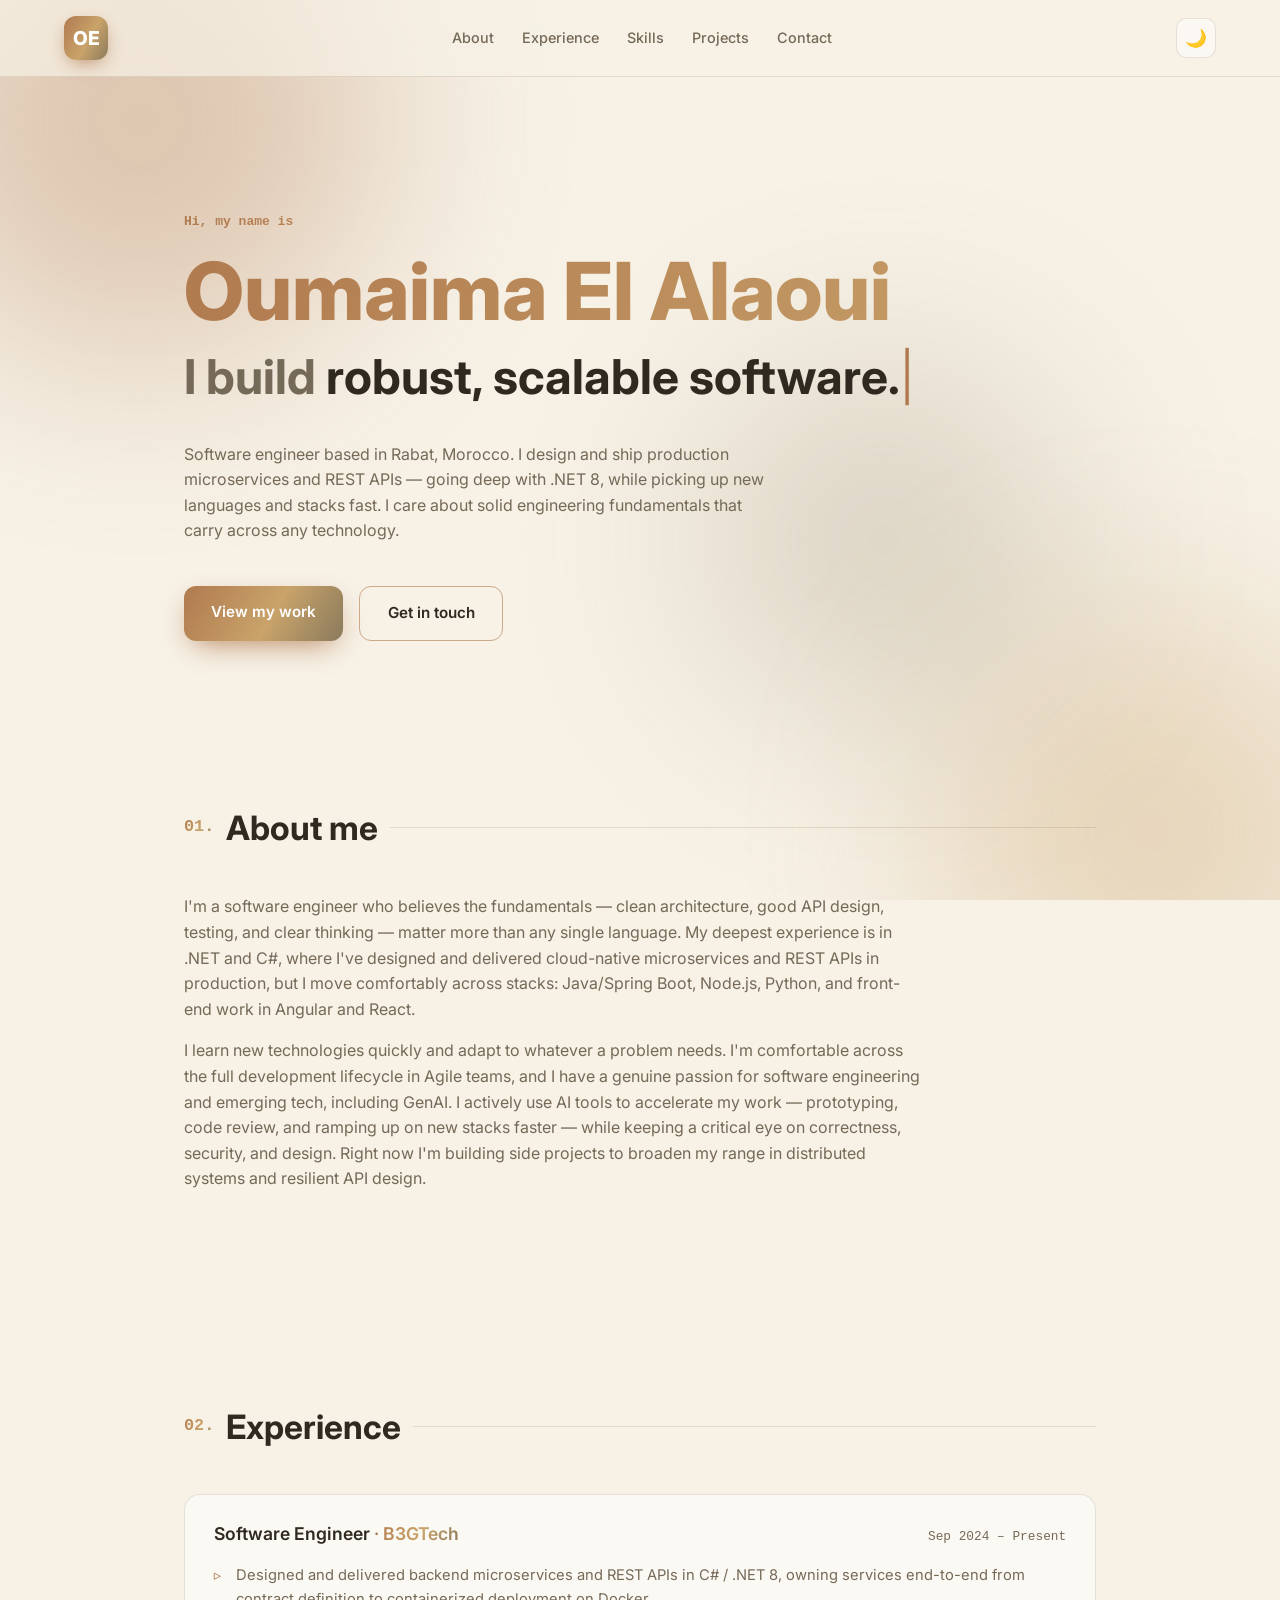
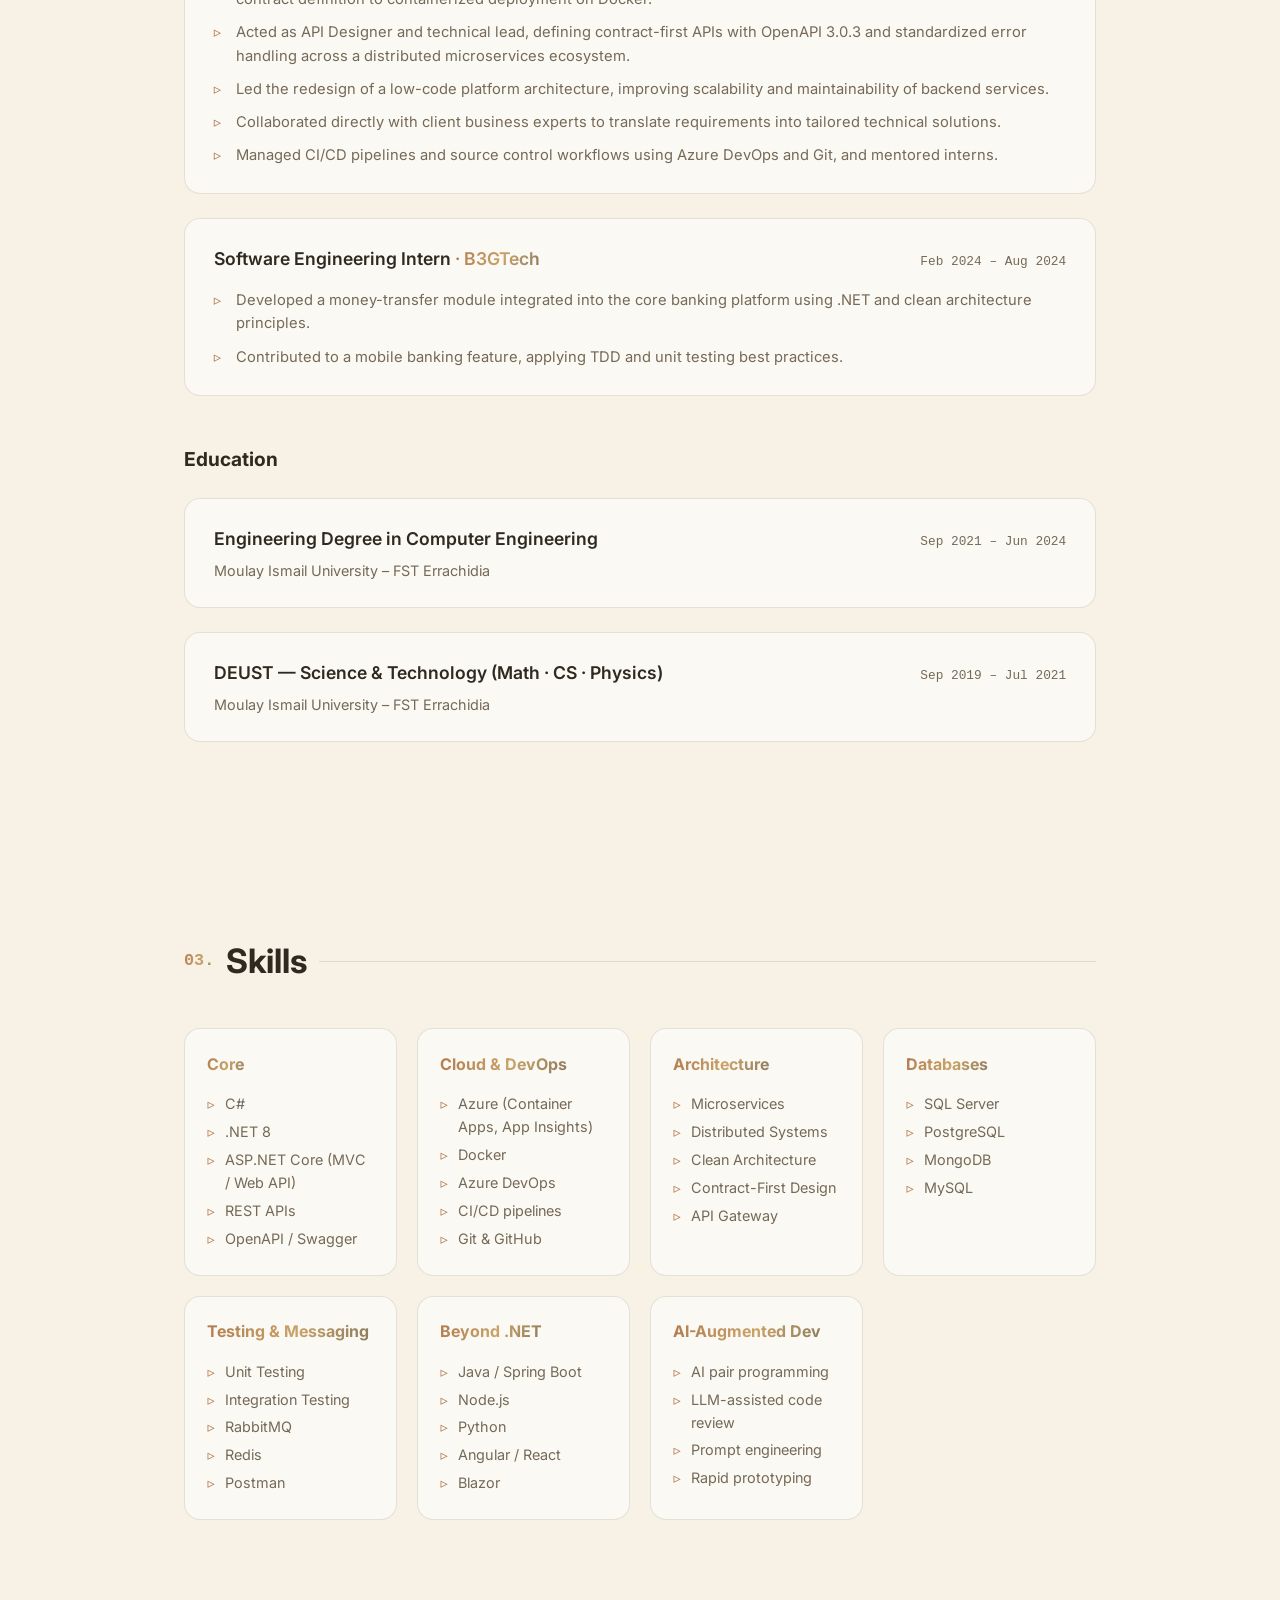
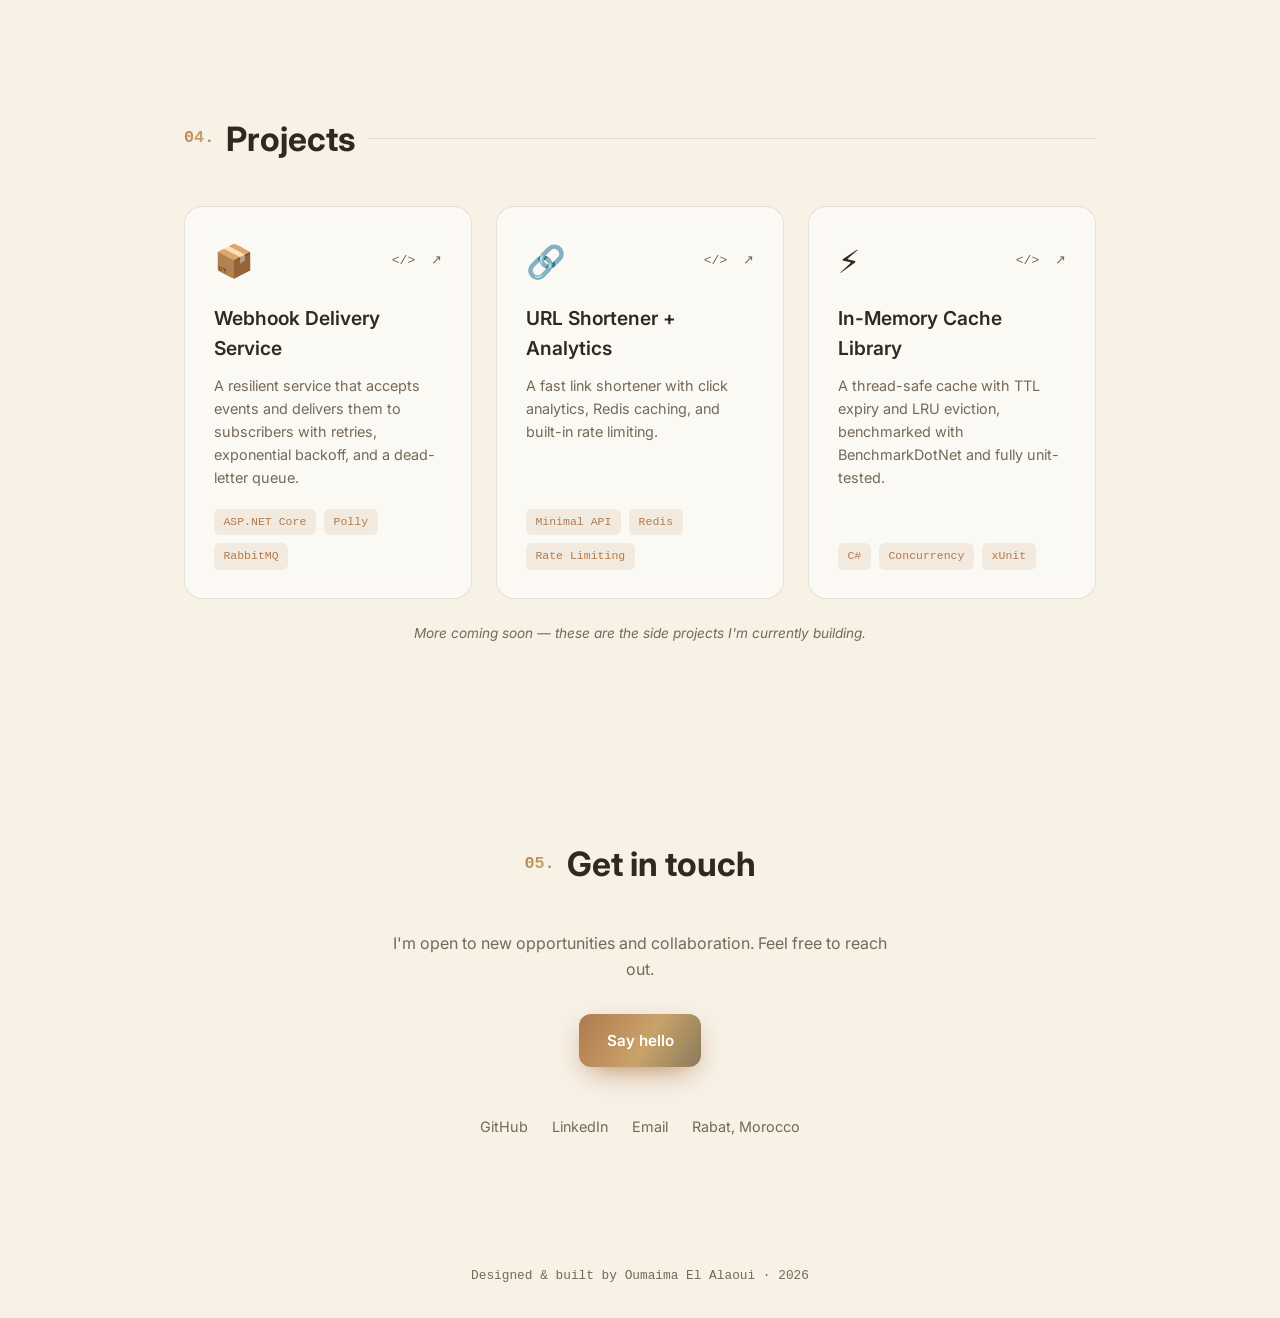
<file: index.html>
<!DOCTYPE html>
<html lang="en">
<head>
  <meta charset="UTF-8" />
  <meta name="viewport" content="width=device-width, initial-scale=1.0" />
  <title>Oumaima El Alaoui — Software Engineer</title>
  <meta name="description" content="Portfolio of Oumaima El Alaoui, a software engineer building robust, scalable backends — deep in .NET, adaptable across stacks." />
  <link rel="preconnect" href="https://fonts.googleapis.com" />
  <link rel="preconnect" href="https://fonts.gstatic.com" crossorigin />
  <link href="https://fonts.googleapis.com/css2?family=Inter:wght@400;500;600;700;800&display=swap" rel="stylesheet" />
  <link rel="stylesheet" href="styles.css" />
</head>
<body>
  <!-- ===== ANIMATED BACKGROUND ===== -->
  <div class="blobs" aria-hidden="true">
    <span class="blob blob--1"></span>
    <span class="blob blob--2"></span>
    <span class="blob blob--3"></span>
  </div>

  <!-- ===== NAV ===== -->
  <header class="nav">
    <a href="#" class="nav__logo">OE</a>
    <nav class="nav__links">
      <a href="#about">About</a>
      <a href="#experience">Experience</a>
      <a href="#skills">Skills</a>
      <a href="#projects">Projects</a>
      <a href="#contact">Contact</a>
    </nav>
    <button class="nav__theme" id="themeToggle" aria-label="Toggle theme">🌙</button>
  </header>

  <!-- ===== HERO ===== -->
  <section class="hero">
    <p class="hero__eyebrow">Hi, my name is</p>
    <h1 class="hero__name">Oumaima El Alaoui</h1>
    <h2 class="hero__title">I build <span class="typed" id="typed"></span><span class="cursor" aria-hidden="true">|</span></h2>
    <p class="hero__desc">
      Software engineer based in Rabat, Morocco. I design and ship production
      microservices and REST APIs — going deep with .NET 8, while picking up
      new languages and stacks fast. I care about solid engineering fundamentals
      that carry across any technology.
    </p>
    <div class="hero__cta">
      <a href="#projects" class="btn btn--primary">View my work</a>
      <a href="#contact" class="btn btn--ghost">Get in touch</a>
    </div>
  </section>

  <!-- ===== ABOUT ===== -->
  <section id="about" class="section">
    <h2 class="section__title"><span>01.</span> About me</h2>
    <div class="about">
      <p>
        I'm a software engineer who believes the fundamentals — clean
        architecture, good API design, testing, and clear thinking — matter more
        than any single language. My deepest experience is in .NET and C#, where
        I've designed and delivered cloud-native microservices and REST APIs in
        production, but I move comfortably across stacks: Java/Spring Boot,
        Node.js, Python, and front-end work in Angular and React.
      </p>
      <p>
        I learn new technologies quickly and adapt to whatever a problem needs.
        I'm comfortable across the full development lifecycle in Agile teams, and
        I have a genuine passion for software engineering and emerging tech,
        including GenAI. I actively use AI tools to accelerate my work —
        prototyping, code review, and ramping up on new stacks faster — while
        keeping a critical eye on correctness, security, and design. Right now
        I'm building side projects to broaden my range in distributed systems
        and resilient API design.
      </p>
    </div>
  </section>

  <!-- ===== EXPERIENCE ===== -->
  <section id="experience" class="section">
    <h2 class="section__title"><span>02.</span> Experience</h2>
    <div class="timeline">

      <article class="job">
        <div class="job__head">
          <h3 class="job__role">Software Engineer <span>· B3GTech</span></h3>
          <span class="job__date">Sep 2024 – Present</span>
        </div>
        <ul class="job__points">
          <li>Designed and delivered backend microservices and REST APIs in C# / .NET 8, owning services end-to-end from contract definition to containerized deployment on Docker.</li>
          <li>Acted as API Designer and technical lead, defining contract-first APIs with OpenAPI 3.0.3 and standardized error handling across a distributed microservices ecosystem.</li>
          <li>Led the redesign of a low-code platform architecture, improving scalability and maintainability of backend services.</li>
          <li>Collaborated directly with client business experts to translate requirements into tailored technical solutions.</li>
          <li>Managed CI/CD pipelines and source control workflows using Azure DevOps and Git, and mentored interns.</li>
        </ul>
      </article>

      <article class="job">
        <div class="job__head">
          <h3 class="job__role">Software Engineering Intern <span>· B3GTech</span></h3>
          <span class="job__date">Feb 2024 – Aug 2024</span>
        </div>
        <ul class="job__points">
          <li>Developed a money-transfer module integrated into the core banking platform using .NET and clean architecture principles.</li>
          <li>Contributed to a mobile banking feature, applying TDD and unit testing best practices.</li>
        </ul>
      </article>

    </div>

    <h3 class="subsection__title">Education</h3>
    <div class="timeline">
      <article class="job">
        <div class="job__head">
          <h3 class="job__role">Engineering Degree in Computer Engineering</h3>
          <span class="job__date">Sep 2021 – Jun 2024</span>
        </div>
        <p class="job__sub">Moulay Ismail University – FST Errachidia</p>
      </article>
      <article class="job">
        <div class="job__head">
          <h3 class="job__role">DEUST — Science &amp; Technology (Math · CS · Physics)</h3>
          <span class="job__date">Sep 2019 – Jul 2021</span>
        </div>
        <p class="job__sub">Moulay Ismail University – FST Errachidia</p>
      </article>
    </div>
  </section>

  <!-- ===== SKILLS ===== -->
  <section id="skills" class="section">
    <h2 class="section__title"><span>03.</span> Skills</h2>
    <div class="skills">
      <div class="skills__group">
        <h3>Core</h3>
        <ul><li>C#</li><li>.NET 8</li><li>ASP.NET Core (MVC / Web API)</li><li>REST APIs</li><li>OpenAPI / Swagger</li></ul>
      </div>
      <div class="skills__group">
        <h3>Cloud &amp; DevOps</h3>
        <ul><li>Azure (Container Apps, App Insights)</li><li>Docker</li><li>Azure DevOps</li><li>CI/CD pipelines</li><li>Git &amp; GitHub</li></ul>
      </div>
      <div class="skills__group">
        <h3>Architecture</h3>
        <ul><li>Microservices</li><li>Distributed Systems</li><li>Clean Architecture</li><li>Contract-First Design</li><li>API Gateway</li></ul>
      </div>
      <div class="skills__group">
        <h3>Databases</h3>
        <ul><li>SQL Server</li><li>PostgreSQL</li><li>MongoDB</li><li>MySQL</li></ul>
      </div>
      <div class="skills__group">
        <h3>Testing &amp; Messaging</h3>
        <ul><li>Unit Testing</li><li>Integration Testing</li><li>RabbitMQ</li><li>Redis</li><li>Postman</li></ul>
      </div>
      <div class="skills__group">
        <h3>Beyond .NET</h3>
        <ul><li>Java / Spring Boot</li><li>Node.js</li><li>Python</li><li>Angular / React</li><li>Blazor</li></ul>
      </div>
      <div class="skills__group">
        <h3>AI-Augmented Dev</h3>
        <ul><li>AI pair programming</li><li>LLM-assisted code review</li><li>Prompt engineering</li><li>Rapid prototyping</li></ul>
      </div>
    </div>
  </section>

  <!-- ===== PROJECTS ===== -->
  <section id="projects" class="section">
    <h2 class="section__title"><span>04.</span> Projects</h2>
    <div class="projects">

      <!-- PROJECT CARD — copy this block to add more -->
      <article class="card">
        <div class="card__top">
          <span class="card__icon">📦</span>
          <div class="card__links">
            <a href="#" aria-label="GitHub repo" title="Code">&lt;/&gt;</a>
            <a href="#" aria-label="Live demo" title="Live">↗</a>
          </div>
        </div>
        <h3 class="card__title">Webhook Delivery Service</h3>
        <p class="card__desc">
          A resilient service that accepts events and delivers them to
          subscribers with retries, exponential backoff, and a dead-letter queue.
        </p>
        <ul class="card__tags"><li>ASP.NET Core</li><li>Polly</li><li>RabbitMQ</li></ul>
      </article>

      <article class="card">
        <div class="card__top">
          <span class="card__icon">🔗</span>
          <div class="card__links">
            <a href="#" aria-label="GitHub repo" title="Code">&lt;/&gt;</a>
            <a href="#" aria-label="Live demo" title="Live">↗</a>
          </div>
        </div>
        <h3 class="card__title">URL Shortener + Analytics</h3>
        <p class="card__desc">
          A fast link shortener with click analytics, Redis caching, and
          built-in rate limiting.
        </p>
        <ul class="card__tags"><li>Minimal API</li><li>Redis</li><li>Rate Limiting</li></ul>
      </article>

      <article class="card">
        <div class="card__top">
          <span class="card__icon">⚡</span>
          <div class="card__links">
            <a href="#" aria-label="GitHub repo" title="Code">&lt;/&gt;</a>
            <a href="#" aria-label="Live demo" title="Live">↗</a>
          </div>
        </div>
        <h3 class="card__title">In-Memory Cache Library</h3>
        <p class="card__desc">
          A thread-safe cache with TTL expiry and LRU eviction, benchmarked
          with BenchmarkDotNet and fully unit-tested.
        </p>
        <ul class="card__tags"><li>C#</li><li>Concurrency</li><li>xUnit</li></ul>
      </article>

    </div>
    <p class="projects__note">More coming soon — these are the side projects I'm currently building.</p>
  </section>

  <!-- ===== CONTACT ===== -->
  <section id="contact" class="section section--contact">
    <h2 class="section__title section__title--center"><span>05.</span> Get in touch</h2>
    <p class="contact__text">
      I'm open to new opportunities and collaboration. Feel free to reach out.
    </p>
    <a href="mailto:elalaouioumaim546@gmail.com" class="btn btn--primary">Say hello</a>
    <div class="contact__socials">
      <a href="https://github.com/ouma1a" target="_blank" rel="noopener">GitHub</a>
      <a href="https://www.linkedin.com/in/oumaima-el-alaoui-4b50612a0/" target="_blank" rel="noopener">LinkedIn</a>
      <a href="mailto:elalaouioumaim546@gmail.com">Email</a>
      <span class="contact__meta">Rabat, Morocco</span>
    </div>
  </section>

  <footer class="footer">
    <p>Designed &amp; built by Oumaima El Alaoui · 2026</p>
  </footer>

  <script src="script.js"></script>
</body>
</html>
</file>
<file: styles.css>
/* ===== THEME TOKENS ===== */
/* Default: beige / blanc cassé (off-white) with warm caramel accents */
:root {
  --bg: #f7f1e6;            /* blanc cassé */
  --bg-soft: #efe6d5;       /* beige */
  --text: #2f2920;
  --text-dim: #756957;
  --accent: #b07a4f;        /* terracotta / caramel */
  --accent-2: #c9a36a;      /* sand / gold */
  --accent-3: #8a7a5c;      /* olive taupe */
  --grad: linear-gradient(120deg, #b07a4f, #c9a36a 55%, #8a7a5c);
  --card: rgba(255, 255, 255, 0.55);
  --card-border: rgba(90, 70, 45, 0.14);
  --shadow: rgba(120, 90, 50, 0.2);
  --maxw: 1040px;
}
/* Dark: soft warm charcoal, low-contrast for eye comfort */
[data-theme="dark"] {
  --bg: #26241f;            /* warm charcoal, not near-black */
  --bg-soft: #2e2c26;
  --text: #ddd5c6;          /* soft off-white, not bright cream */
  --text-dim: #97907f;
  --accent: #cda572;        /* gently muted caramel */
  --accent-2: #c0916b;      /* clay */
  --accent-3: #b0a386;      /* soft taupe */
  --grad: linear-gradient(120deg, #cda572, #c0916b 55%, #b0a386);
  --card: rgba(255, 255, 255, 0.04);
  --card-border: rgba(255, 255, 255, 0.08);
  --shadow: rgba(0, 0, 0, 0.4);
}

* { margin: 0; padding: 0; box-sizing: border-box; }
html { scroll-behavior: smooth; }

body {
  font-family: "Inter", system-ui, sans-serif;
  background: var(--bg);
  color: var(--text);
  line-height: 1.6;
  overflow-x: hidden;
  transition: background .4s, color .4s;
}
a { color: inherit; text-decoration: none; }

/* ===== ANIMATED BACKGROUND BLOBS ===== */
.blobs { position: fixed; inset: 0; z-index: -1; overflow: hidden; pointer-events: none; }
.blob {
  position: absolute; border-radius: 50%; filter: blur(100px); opacity: .35;
  will-change: transform;
}
.blob--1 { width: 480px; height: 480px; background: var(--accent);   top: -120px; left: -100px; animation: drift1 18s ease-in-out infinite; }
.blob--2 { width: 420px; height: 420px; background: var(--accent-2); bottom: -140px; right: -80px; animation: drift2 22s ease-in-out infinite; }
.blob--3 { width: 360px; height: 360px; background: var(--accent-3); top: 40%; left: 55%; animation: drift3 20s ease-in-out infinite; opacity: .25; }
[data-theme="dark"] .blob { opacity: .3; }
[data-theme="dark"] .blob--3 { opacity: .22; }

@keyframes drift1 { 0%,100% { transform: translate(0,0) scale(1); } 50% { transform: translate(80px,60px) scale(1.15); } }
@keyframes drift2 { 0%,100% { transform: translate(0,0) scale(1); } 50% { transform: translate(-70px,-50px) scale(1.1); } }
@keyframes drift3 { 0%,100% { transform: translate(0,0) scale(1); } 50% { transform: translate(-60px,70px) scale(1.2); } }

/* ===== NAV ===== */
.nav {
  position: sticky; top: 0; z-index: 50;
  display: flex; align-items: center; justify-content: space-between;
  padding: 1rem clamp(1.5rem, 5vw, 4rem);
  background: color-mix(in srgb, var(--bg) 70%, transparent);
  backdrop-filter: blur(14px);
  border-bottom: 1px solid var(--card-border);
}
.nav__logo {
  font-weight: 800; font-size: 1.2rem;
  width: 44px; height: 44px; display: grid; place-items: center; border-radius: 12px;
  background: var(--grad); color: #fff;
  box-shadow: 0 6px 20px -6px var(--accent);
  transition: transform .3s;
}
.nav__logo:hover { transform: rotate(-8deg) scale(1.08); }
.nav__links { display: flex; gap: 1.75rem; }
.nav__links a {
  color: var(--text-dim); font-size: .9rem; font-weight: 500; position: relative; padding: .2rem 0;
  transition: color .2s;
}
.nav__links a::after {
  content: ""; position: absolute; left: 0; bottom: -2px; height: 2px; width: 0;
  background: var(--grad); border-radius: 2px; transition: width .3s;
}
.nav__links a:hover { color: var(--text); }
.nav__links a:hover::after { width: 100%; }
.nav__theme {
  background: var(--card); border: 1px solid var(--card-border); cursor: pointer;
  font-size: 1.1rem; width: 40px; height: 40px; border-radius: 10px; transition: transform .3s;
}
.nav__theme:hover { transform: rotate(20deg) scale(1.1); }
@media (max-width: 600px) { .nav__links { display: none; } }

/* ===== LAYOUT ===== */
.section { max-width: var(--maxw); margin: 0 auto; padding: 6rem clamp(1.5rem, 5vw, 4rem); }
.section__title {
  display: flex; align-items: center; gap: .75rem;
  font-size: clamp(1.5rem, 4vw, 2.1rem); font-weight: 700; margin-bottom: 2.5rem;
}
.section__title span {
  font-family: monospace; font-size: 1.05rem;
  background: var(--grad); -webkit-background-clip: text; background-clip: text; color: transparent;
}
.section__title::after {
  content: ""; flex: 1; height: 1px; background: var(--card-border);
}
.section__title--center { justify-content: center; }
.section__title--center::after { display: none; }

/* ===== HERO ===== */
.hero { max-width: var(--maxw); margin: 0 auto; padding: clamp(5rem, 15vh, 9rem) clamp(1.5rem, 5vw, 4rem) 4rem; }
.hero__eyebrow {
  font-family: monospace; margin-bottom: 1rem; font-weight: 600;
  background: var(--grad); -webkit-background-clip: text; background-clip: text; color: transparent;
}
.hero__name {
  font-size: clamp(2.6rem, 9vw, 5rem); font-weight: 800; line-height: 1.05;
  background: var(--grad); background-size: 200% auto;
  -webkit-background-clip: text; background-clip: text; color: transparent;
  animation: shine 6s linear infinite;
}
@keyframes shine { to { background-position: 200% center; } }
.hero__title {
  font-size: clamp(1.6rem, 5.5vw, 3rem); font-weight: 700;
  color: var(--text-dim); margin-top: .4rem; min-height: 1.2em;
}
.typed { color: var(--text); }
.cursor { color: var(--accent); font-weight: 400; animation: blink 1s step-end infinite; }
@keyframes blink { 50% { opacity: 0; } }
.hero__desc { max-width: 580px; margin: 1.6rem 0 2.6rem; color: var(--text-dim); }
.hero__cta { display: flex; gap: 1rem; flex-wrap: wrap; }

/* ===== BUTTONS ===== */
.btn {
  position: relative; overflow: hidden;
  display: inline-block; padding: .9rem 1.7rem; border-radius: 12px;
  font-weight: 600; font-size: .95rem; transition: transform .2s, box-shadow .25s;
}
.btn:hover { transform: translateY(-3px); }
.btn--primary { background: var(--grad); color: #fff; box-shadow: 0 10px 30px -10px var(--accent); }
.btn--primary:hover { box-shadow: 0 16px 36px -10px var(--accent-2); }
.btn--primary::after {
  content: ""; position: absolute; top: 0; left: -120%; width: 60%; height: 100%;
  background: linear-gradient(120deg, transparent, rgba(255,255,255,.4), transparent);
  transform: skewX(-20deg); transition: left .6s;
}
.btn--primary:hover::after { left: 140%; }
.btn--ghost { border: 1px solid color-mix(in srgb, var(--accent) 60%, transparent); color: var(--text); }
.btn--ghost:hover { border-color: var(--accent); background: color-mix(in srgb, var(--accent) 10%, transparent); }

/* ===== ABOUT ===== */
.about p { color: var(--text-dim); max-width: 740px; margin-bottom: 1rem; }

/* ===== EXPERIENCE / EDUCATION ===== */
.timeline { display: flex; flex-direction: column; gap: 1.5rem; }
.subsection__title { font-size: 1.2rem; font-weight: 700; margin: 3rem 0 1.5rem; }
.job {
  background: var(--card); border: 1px solid var(--card-border); border-radius: 16px;
  padding: 1.6rem 1.8rem; backdrop-filter: blur(6px);
  transition: transform .25s, border-color .25s, box-shadow .25s;
}
.job:hover { transform: translateX(6px); border-color: color-mix(in srgb, var(--accent) 50%, transparent); box-shadow: 0 12px 30px -16px var(--accent); }
.job__head { display: flex; justify-content: space-between; align-items: baseline; flex-wrap: wrap; gap: .25rem; }
.job__role { font-size: 1.1rem; font-weight: 600; }
.job__role span { background: var(--grad); -webkit-background-clip: text; background-clip: text; color: transparent; }
.job__date { color: var(--text-dim); font-family: monospace; font-size: .8rem; white-space: nowrap; }
.job__sub { color: var(--text-dim); font-size: .9rem; margin-top: .35rem; }
.job__points { list-style: none; margin-top: 1rem; display: flex; flex-direction: column; gap: .6rem; }
.job__points li { color: var(--text-dim); font-size: .92rem; position: relative; padding-left: 1.4rem; }
.job__points li::before { content: "▹"; position: absolute; left: 0; color: var(--accent); }

/* ===== SKILLS ===== */
.skills { display: grid; grid-template-columns: repeat(auto-fit, minmax(180px, 1fr)); gap: 1.25rem; }
.skills__group {
  background: var(--card); border: 1px solid var(--card-border); border-radius: 16px; padding: 1.4rem;
  transition: transform .25s, border-color .25s;
}
.skills__group:hover { transform: translateY(-5px); border-color: color-mix(in srgb, var(--accent) 45%, transparent); }
.skills__group h3 {
  font-size: 1rem; margin-bottom: .8rem;
  background: var(--grad); -webkit-background-clip: text; background-clip: text; color: transparent; display: inline-block;
}
.skills__group ul { list-style: none; }
.skills__group li { color: var(--text-dim); font-size: .9rem; padding: .15rem 0; padding-left: 1.1rem; position: relative; }
.skills__group li::before { content: "▹"; color: var(--accent); position: absolute; left: 0; }

/* ===== PROJECTS ===== */
.projects { display: grid; grid-template-columns: repeat(auto-fit, minmax(280px, 1fr)); gap: 1.5rem; }
.card {
  position: relative; background: var(--card); border: 1px solid var(--card-border);
  border-radius: 18px; padding: 1.8rem; backdrop-filter: blur(6px);
  display: flex; flex-direction: column; overflow: hidden;
  transition: transform .3s, box-shadow .3s, border-color .3s;
}
.card::before {
  content: ""; position: absolute; inset: 0; border-radius: inherit; padding: 1px;
  background: var(--grad); -webkit-mask: linear-gradient(#000 0 0) content-box, linear-gradient(#000 0 0);
  -webkit-mask-composite: xor; mask-composite: exclude; opacity: 0; transition: opacity .3s;
}
.card:hover { transform: translateY(-8px); box-shadow: 0 24px 50px -22px var(--accent); }
.card:hover::before { opacity: 1; }
.card__top { display: flex; justify-content: space-between; align-items: center; margin-bottom: 1rem; }
.card__icon { font-size: 2rem; transition: transform .3s; }
.card:hover .card__icon { transform: scale(1.2) rotate(-8deg); }
.card__links { display: flex; gap: 1rem; }
.card__links a { color: var(--text-dim); font-family: monospace; transition: color .2s, transform .2s; }
.card__links a:hover { color: var(--accent); transform: translateY(-2px); }
.card__title { font-size: 1.2rem; margin-bottom: .6rem; font-weight: 600; }
.card__desc { color: var(--text-dim); font-size: .9rem; flex: 1; }
.card__tags { list-style: none; display: flex; flex-wrap: wrap; gap: .5rem; margin-top: 1.25rem; }
.card__tags li {
  font-family: monospace; font-size: .72rem; color: var(--accent);
  background: color-mix(in srgb, var(--accent) 12%, transparent);
  padding: .25rem .6rem; border-radius: 6px;
}
.projects__note { color: var(--text-dim); font-size: .85rem; margin-top: 1.5rem; text-align: center; font-style: italic; }

/* ===== CONTACT ===== */
.section--contact { text-align: center; }
.contact__text { color: var(--text-dim); max-width: 500px; margin: 0 auto 2rem; }
.contact__socials { display: flex; gap: 1.5rem; justify-content: center; align-items: center; margin-top: 2.5rem; flex-wrap: wrap; }
.contact__socials a { color: var(--text-dim); font-size: .9rem; position: relative; transition: color .2s; }
.contact__socials a:hover { color: var(--accent); }
.contact__meta { color: var(--text-dim); font-size: .9rem; }

/* ===== FOOTER ===== */
.footer { text-align: center; padding: 2rem; color: var(--text-dim); font-size: .8rem; font-family: monospace; }

/* ===== REVEAL ANIMATION ===== */
.section, .hero { opacity: 0; transform: translateY(28px); transition: opacity .7s ease, transform .7s ease; }
.section.visible, .hero.visible { opacity: 1; transform: none; }
/* staggered children */
.skills__group, .card, .job { opacity: 0; transform: translateY(20px); transition: opacity .5s ease, transform .5s ease; }
.visible .skills__group, .visible .card, .visible .job { opacity: 1; transform: none; }
.visible .skills__group:nth-child(2), .visible .card:nth-child(2), .visible .job:nth-child(2) { transition-delay: .1s; }
.visible .skills__group:nth-child(3), .visible .card:nth-child(3), .visible .job:nth-child(3) { transition-delay: .2s; }
.visible .skills__group:nth-child(4) { transition-delay: .3s; }
.visible .skills__group:nth-child(5) { transition-delay: .4s; }
.visible .skills__group:nth-child(6) { transition-delay: .5s; }
.visible .skills__group:nth-child(7) { transition-delay: .6s; }

@media (prefers-reduced-motion: reduce) {
  *, *::before, *::after { animation: none !important; transition: none !important; }
  .section, .hero, .skills__group, .card, .job { opacity: 1; transform: none; }
}
</file>
